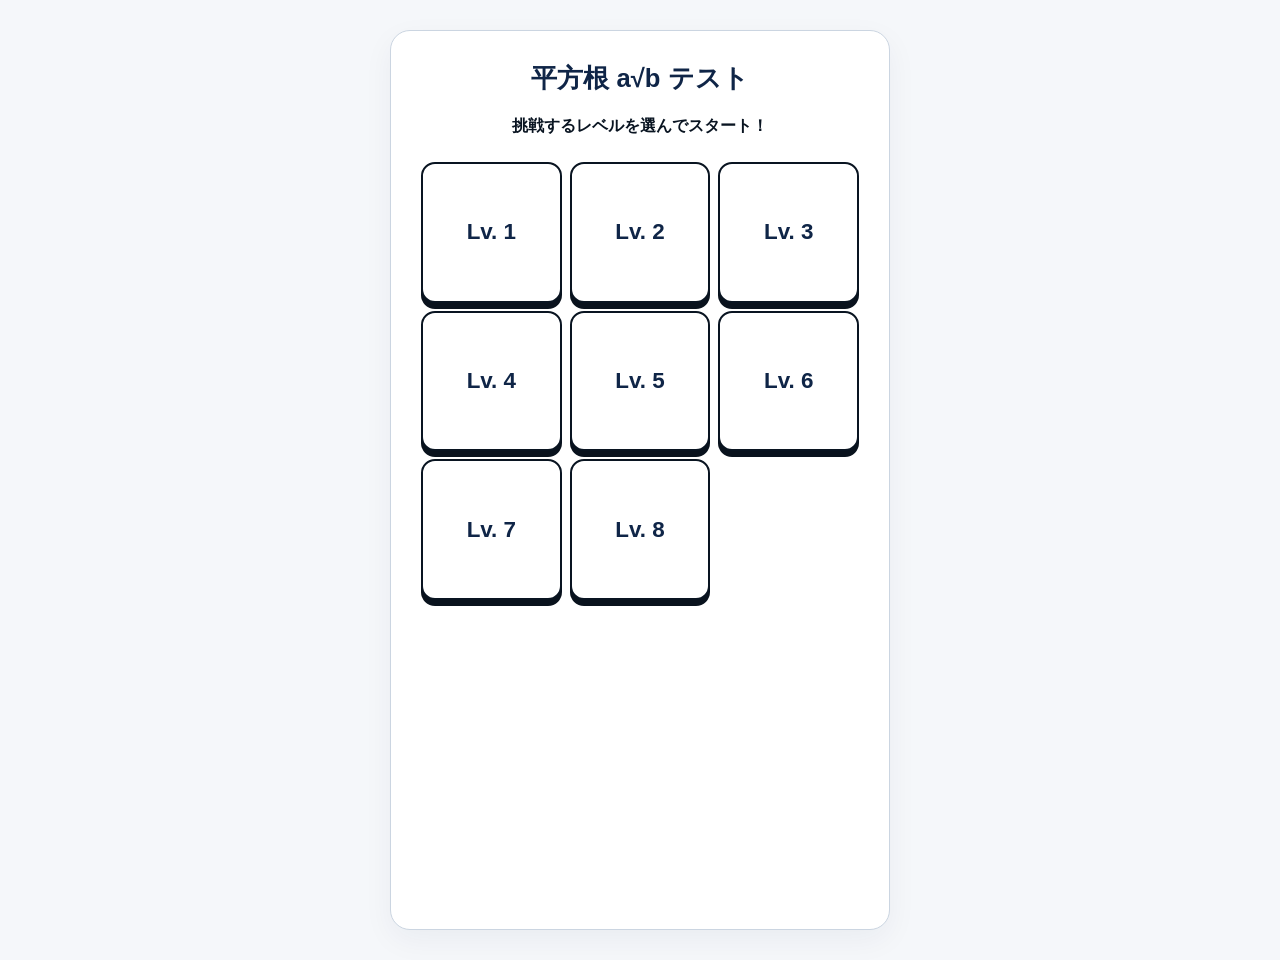
<file: index.html>
<!DOCTYPE html>
<html lang="ja">
<head>
  <meta charset="UTF-8">
  <meta name="viewport" content="width=device-width, initial-scale=1.0">
  <title>平方根テスト - レベル選択</title>
<link rel="stylesheet" href="style.css?v=1">
</head>
<body>

  <div class="container">
    <div class="level-container">
      <h1>平方根 <span>a√b</span> テスト</h1>
      <p style="margin: 20px 0 10px 0; font-weight: bold; color: #091421;">挑戦するレベルを選んでスタート！</p>
    </div> 
    
    <!-- レベル選択ボタンのエリア。aタグですがCSSで正方形のボタンになります -->
    <div class="level-grid">
      <a href="game.html?lvl=1" class="lvl-btn" id="No1">Lv. 1</a>
      <a href="game.html?lvl=2" class="lvl-btn" id="No2">Lv. 2</a>
      <a href="game.html?lvl=3" class="lvl-btn" id="No3">Lv. 3</a>
      <a href="game.html?lvl=4" class="lvl-btn" id="No4">Lv. 4</a>
      <a href="game.html?lvl=5" class="lvl-btn" id="No5">Lv. 5</a>
      <a href="game.html?lvl=6" class="lvl-btn" id="No6">Lv. 6</a>
      <a href="game.html?lvl=7" class="lvl-btn" id="No7">Lv. 7</a>
      <a href="game.html?lvl=8" class="lvl-btn" id="No8">Lv. 8</a>
    </div>
  </div>


</body>
</html>
</file>
<file: style.css>
/* ==========================================
   1. 全体のベースデザイン（白×濃紺のモダンシンプル）
   ========================================== */
body {
  background-color: #f5f7fa; /* 清潔感のあるプレーンな薄いグレー */
  color: #0f2547;            /* 全体の文字色を濃いネイビーに統一 */
  font-family: -apple-system, BlinkMacSystemFont, 'Segoe UI', Roboto, Helvetica, Arial, sans-serif;
  margin: 0;
  padding: 10px;
  display: flex;
  justify-content: center;
  align-items: center;
min-height: 100vh;
   box-sizing: border-box;
}

*, *:before, *:after {
  box-sizing: border-box;
}

/* 📦 外枠：PC・タブレット共通の基本構造 */
.container {
  background: #ffffff;
  border: 1px solid #cbd5e1; /* 落ち着いたグレーの細線 */
  border-radius: 20px;       /* ほどよい丸み */
  padding: 30px 20px;
  box-shadow: 0 10px 30px rgba(15, 37, 71, 0.05); /* 濃紺ベースの柔らかい影 */
  text-align: center;
  width: 100%;
  max-width: 420px;          /* ★PCで見た時に美しく収まる絶妙なサイズ */
  margin: 20px auto;
  box-sizing: border-box;
   min-height: 100vh;

}

.level-container h1 {
  font-size: 1.6em;
  font-weight: 800;
  margin: 0 0 20px 0;
  color: #0f2547;
}

/* タイトルの強調テキストも濃い青に統一 */
.level-container h1 span {
  color: #0f2547 !important;
  font-weight: 900;
  text-shadow: none !important;
}

/* 問題表示エリア */
#question-area {
  font-size: 2.8em;
  font-weight: bold;
  margin: 15px 0 20px 0;
  color: #0f2547;
  background: #f8fafc; /* スッキリした問題エリアの背景 */
  padding: 20px 15px;
  border-radius: 14px;
  border: 1px solid #cbd5e1;
  min-height: 1.2em;
  box-shadow: none !important;
}

/* ==========================================
   解答欄（#yanswer-math）の設定
   ========================================== */
.answer-container {
  width: 100%;
  display: flex;
  justify-content: center;
  margin-bottom: 25px;
  border: none !important;
  box-shadow: none !important;
  background: none !important;
}

#yanswer-math {
  display: inline-block;
  width: 100%;
  max-width: 380px;            
  background-color: #ffffff !important;
  border: 2px solid #0f2547 !important; /* 濃紺フチ */
  border-radius: 14px !important;
  color: #0f2547 !important;

  font-size: 2.6em !important;     
  height: 90px !important;         /* 箱の縦幅を固定 */
  line-height: 90px !important;    /* 文字を中央配置 */
  padding: 0 10px !important;      
  
  text-align: center;
  font-weight: bold;
  box-sizing: border-box;
  box-shadow: inset 0 3px 6px rgba(15, 37, 71, 0.04) !important;
  transition: border-color 0.2s, box-shadow 0.2s;
  overflow: hidden;                
}

#yanswer-math:focus {
  border-color: #0f2547 !important;
  box-shadow: 0 0 0 3px rgba(15, 37, 71, 0.1) !important;
}

/* 裏方の隠しインプット用設定 */
#yanswer {
  display: none !important;
}


/* ==========================================
   2. ゲーム内の数字キーパッド（ボタンエリア）
   ========================================== */
.choice-grid {
  display: grid;
  grid-template-columns: repeat(4, 1fr);
  gap: 12px;
  margin-top: 10px;
}

/* キーパッドボタン共通 */
.choice-grid button {
  display: flex;
  justify-content: center;
  align-items: center;
  background-color: #ffffff;
  border: 2px solid #091421;
  color: #0f2547;
  border-radius: 12px;
  aspect-ratio: 1 / 1;
  font-size: 1.5em;
  font-weight: bold;
  cursor: pointer;
  box-shadow: 0 6px 0 #091421; /* 綺麗な立体感の影 */
  transition: transform 0.05s, box-shadow 0.05s;
  -webkit-tap-highlight-color: transparent;
  width: 100%;
}

.choice-grid button:active {
  transform: translateY(3px);
  box-shadow: 0 1px 0 #cbd5e1;
}

/* 記号（ルート）ボタン */
#root { 
  background-color: #f1f5f9; 
  border-color: #091421;
}

/* 判定（「できた！」）ボタン */
#check {
  grid-column: span 2;
  aspect-ratio: auto !important;
  height: calc(100% - 15px);        
  margin-top: 15px;                 
  background-color: #0f2547 !important; 
  border: 1px solid #0f2547 !important;
  box-shadow: 0 4px 0 #050e1c !important; 
  color: #ffffff !important;               
}
#check:active { 
  transform: translateY(3px) !important;
  box-shadow: 0 1px 0 #050e1c !important; 
}

/* クリア（C）ボタン */
#clear {
  background-color: #f1f5f9 !important;
  border: 2px solid #091421 !important;
  box-shadow: 0 6px 0 #091421; 
  color: #0f2547 !important;
}
#clear:active { 
  transform: translateY(3px) !important;
  box-shadow: 0 1px 0 #cbd5e1 !important; 
}


/* ==========================================
   3. レベル選択画面（index.html）用のスタイル
   ========================================== */
.level-grid {
  display: grid;
  grid-template-columns: repeat(3, 1fr);
  gap: 14px;
  margin-top: 25px;
  padding: 0 10px;
}

@media (max-width: 380px) {
  .level-grid {
    grid-template-columns: repeat(2, 1fr);
  }
}

.lvl-btn {
  display: flex;
  justify-content: center;
  align-items: center;
  background-color: #ffffff !important;
  color: #0f2547 !important;
  text-decoration: none;
  font-size: 1.8em;
  font-weight: bold;
  border-radius: 14px;
  border: 2px solid #091421;
  aspect-ratio: 1 / 1;
  width: 100%;
  box-shadow: 0 6px 0 #09121d !important;
  transition: transform 0.05s, box-shadow 0.05s;
  -webkit-tap-highlight-color: transparent;
}

.lvl-btn:active {
  transform: translateY(3px);
  box-shadow: 0 1px 0 #cbd5e1 !important;
}


/* ==========================================
   4. モーダル（ポップアップ）設定
   ========================================== */
.hidden { display: none !important; }

#modal, #modal3, #modal4, #modal2 {
  position: fixed;
  top: 0; left: 0; width: 100vw; height: 100vh;
  background: rgba(15, 37, 71, 0.2); 
  display: flex;
  justify-content: center;
  align-items: center;
  z-index: 9999;
}

.modal-content {
  background: #ffffff;
  border: none !important; 
  padding: 30px;
  border-radius: 18px;
  text-align: center;
  box-shadow: 0 15px 40px rgba(15, 37, 71, 0.15) !important;
  max-width: 300px;
  width: 80%;
}

.modal-content p { 
  font-size: 1.4em; 
  font-weight: bold; 
  margin-bottom: 20px; 
  color: #0f2547;
}

.modal-content button { 
  width: 100%; 
  aspect-ratio: auto; 
  padding: 12px; 
  border: 1px solid #0f2547;
  border-radius: 10px;
  background-color: #0f2547;
  color: white;
  font-weight: bold;
  cursor: pointer;
  box-shadow: 0 3px 0 #050e1c;
}

.modal-content-wrong {
  background-color: #ffffff; 
  border: none !important; 
  color: #0f2547;
  padding: 30px 20px;
  border-radius: 18px;
  text-align: center;
  box-shadow: 0 15px 40px rgba(15, 37, 71, 0.15);
  max-width: 350px;
  width: 85%;
  display: flex;
  flex-direction: column;
  align-items: center;
  gap: 15px;
}

.modal-img {
  width: 200px;  
  height: auto;   
  display: block;
  margin: 0 auto 15px auto; 
}

.wrong-formula { 
  font-size: 2.4em; 
  font-weight: bold; 
  color: #0f2547; 
  margin: 5px 0;
}

#okay {
  background-color: #f1f5f9; 
  color: #0f2547; 
  border: 1px solid #cbd5e1; 
  border-radius: 10px;
  padding: 10px 30px; 
  font-size: 1.1em; 
  font-weight: bold; 
  cursor: pointer; 
  width: 130px;
  aspect-ratio: auto !important; 
  box-shadow: 0 3px 0 #cbd5e1 !important; 
}

#modal2 button, #modal-timeup button {
  display: inline-block !important;
  width: 85% !important;
  max-width: 240px !important;
  background-color: #0f2547 !important; 
  color: #ffffff !important;           
  font-size: 18px !important;            
  font-weight: bold !important;          
  padding: 14px 20px !important;        
  border: none !important;              
  border-radius: 15px !important;        
  margin: 15px auto 0 auto !important;
}

/* ==========================================
   📱 縦幅に合わせて全体をスッキリ縮小する設定
   ========================================== */

/* 800px以下なら縮小（ただしボタンなどの内部要素は比率を維持） */
@media screen and (max-height: 800px) {
  .container {
    transform: scale(0.9); /* 少し縮小率を緩やかに（0.85→0.9） */
    transform-origin: center top;
    margin: 10px auto;
  }
}

/* 画面の高さが 600px 以下ならさらに縮小 */
@media screen and (max-height: 600px) {
  .container {
    transform: scale(0.8);
    margin: 5px auto;
  }
}

/* ==========================================
   📱 縦幅に合わせて全体をスッキリ縮小する設定
   ========================================== */

/* 800px以下なら縮小 */
@media screen and (max-height: 800px) {
  .container {
    transform: scale(0.85) !important; 
    transform-origin: center top !important;
    margin: 10px auto !important;
  }
}

/* 画面の高さが 600px 以下なら 75% に縮小 */
@media screen and (max-height: 600px) {
  .container {
    transform: scale(0.85) !important;
    margin: 5px auto !important;
  }
}

/* PC用：スマホ用縮小を解除する */
@media screen and (min-width: 768px) {
  .container {
    transform: none !important;
    max-width: 500px;
  }
}

@media screen and (max-width: 480px) {
  .choice-grid {
    grid-template-columns: repeat(4, 1fr) !important;
    gap: 8px !important;
  }
  .choice-grid button {
    font-size: 1.2em !important; /* 文字を少し小さくして詰まりを回避 */
  }
}


  .choice-grid, .level-grid {
    display: grid;
    gap: 8px; /* 隙間を少し詰める */
  }

  .choice-grid button, .lvl-btn {
    transform: none !important; /* 拡大・縮小を無効化 */
    font-size: 1.4em !important; /* 少しだけ小さくして収まりを良くする */
    aspect-ratio: 1 / 1;
  }
}

/* 判定ボタンをより目立たせる（鼓動のようなアニメーション） */
#check {
  animation: pulse 2s infinite;
}

@keyframes pulse {
  0% { transform: scale(1); }
  50% { transform: scale(1.02); }
  100% { transform: scale(1); }
}

/* 問題エリアが切り替わる時にフワッと出す */
#question-area {
  animation: fadeIn 0.5s ease-in-out;
}

@keyframes fadeIn {
  from { opacity: 0; transform: translateY(10px); }
  to { opacity: 1; transform: translateY(0); }
}
</file>
